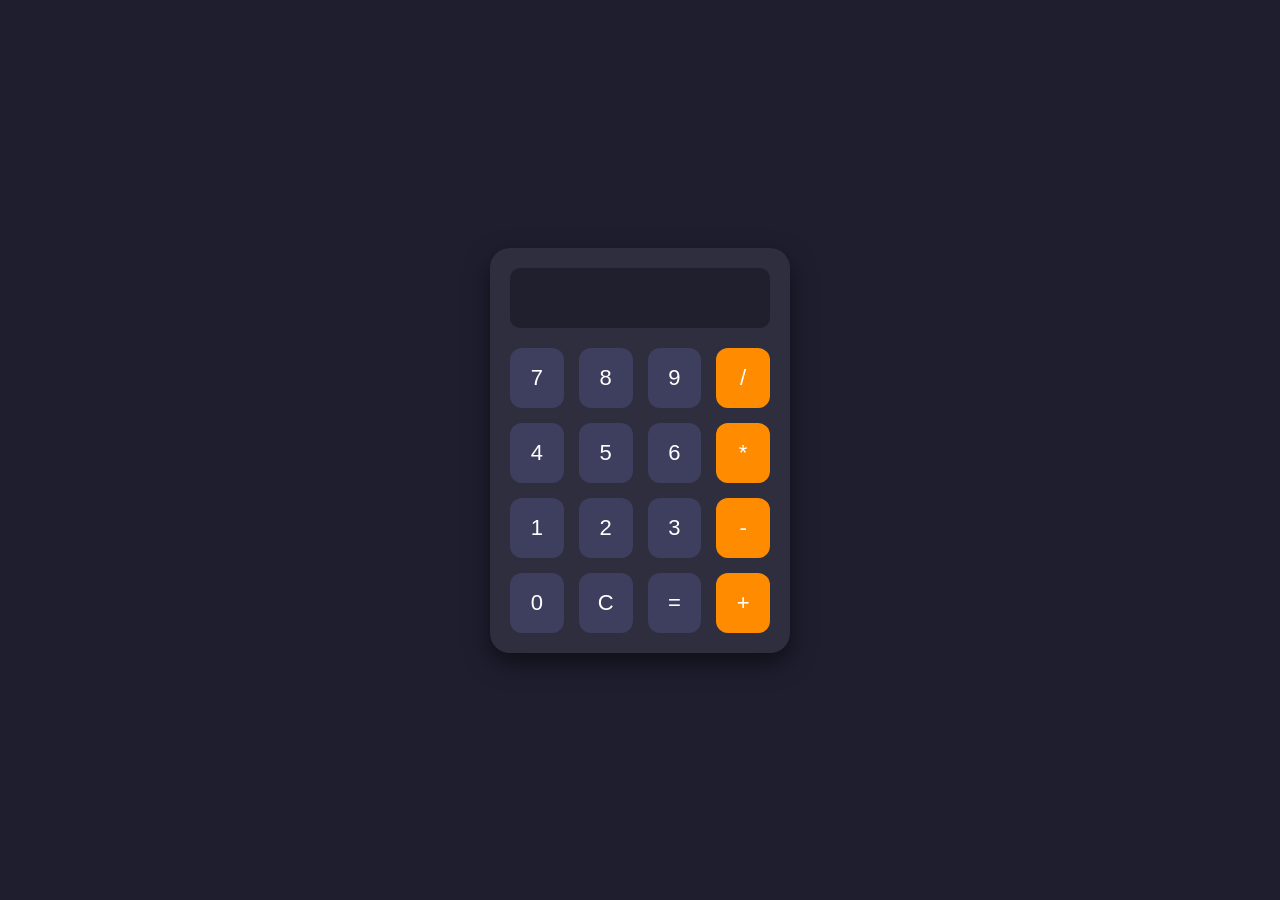
<file: Calculator_Task1/index.html>
<!DOCTYPE html>
<html lang="en">
<head>
    <meta charset="UTF-8">
    <meta name="viewport" content="width=device-width, initial-scale=1.0">
    <link rel="stylesheet" href="style.css">
    <title>Document</title>
</head>
<body>
    
   <div class="calculator">
    <input type="text" id="display" disabled />
    <div class="buttons">
      <button>7</button>
      <button>8</button>
      <button>9</button>
      <button class="operator">/</button>
      <button>4</button>
      <button>5</button>
      <button>6</button>
      <button class="operator">*</button>
      <button>1</button>
      <button>2</button>
      <button>3</button>
      <button class="operator">-</button>
      <button>0</button>
      <button class="clear">C</button>
      <button class="equals">=</button>
      <button class="operator">+</button>
     
    </div>
  </div>

  <script src="script.js"></script>
</body>
</html>
</file>
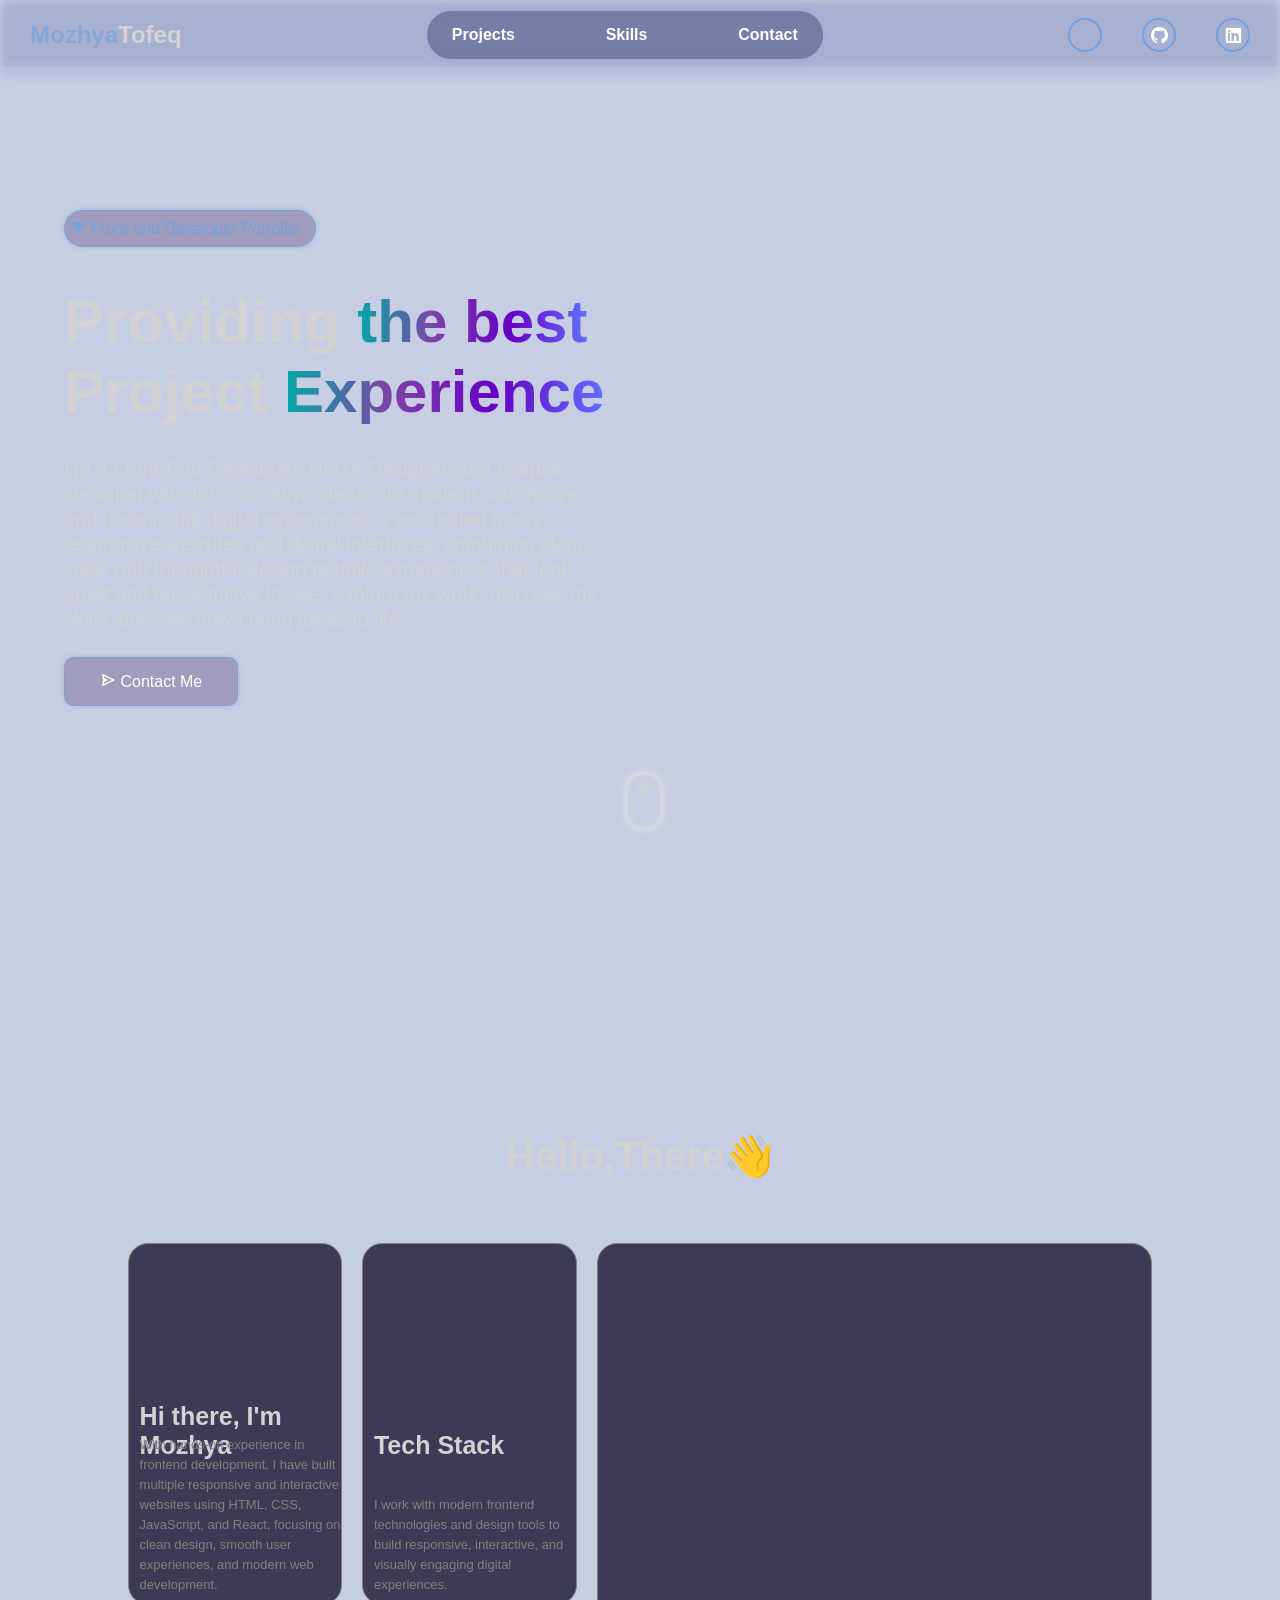
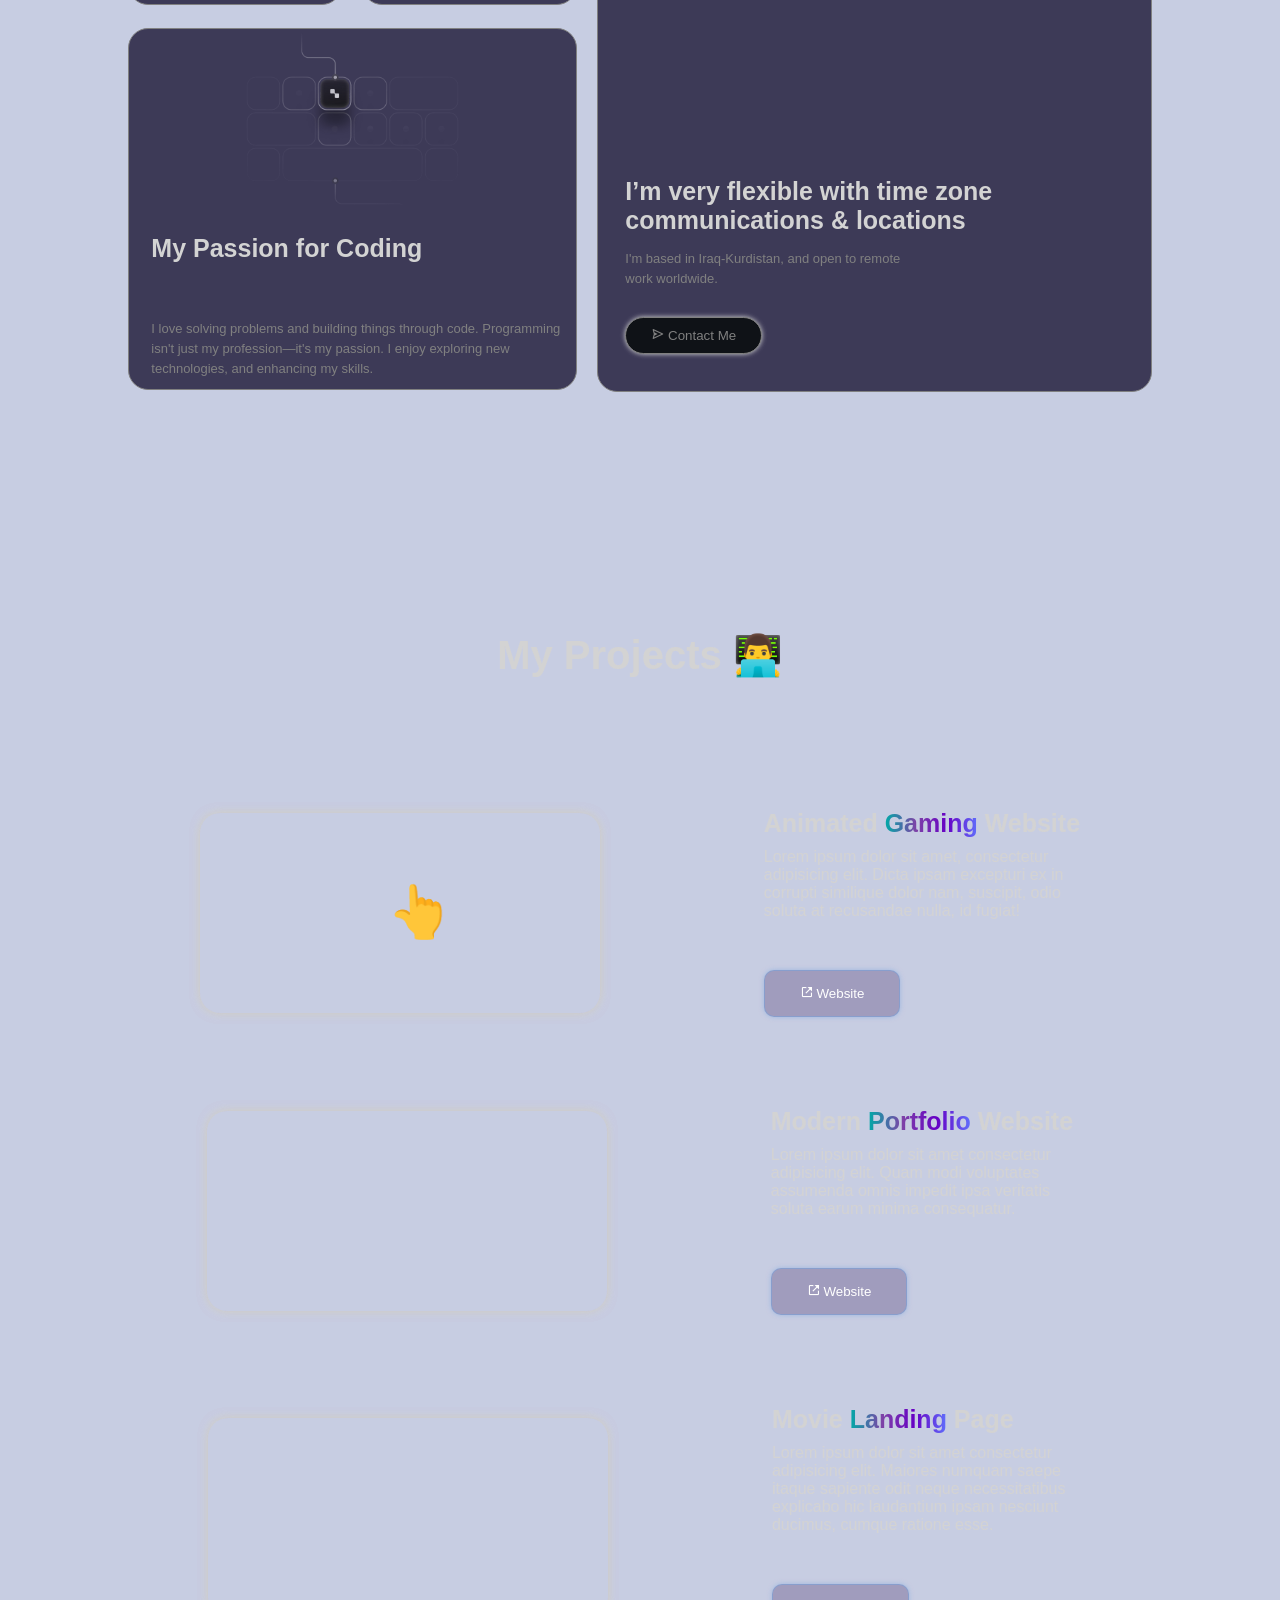
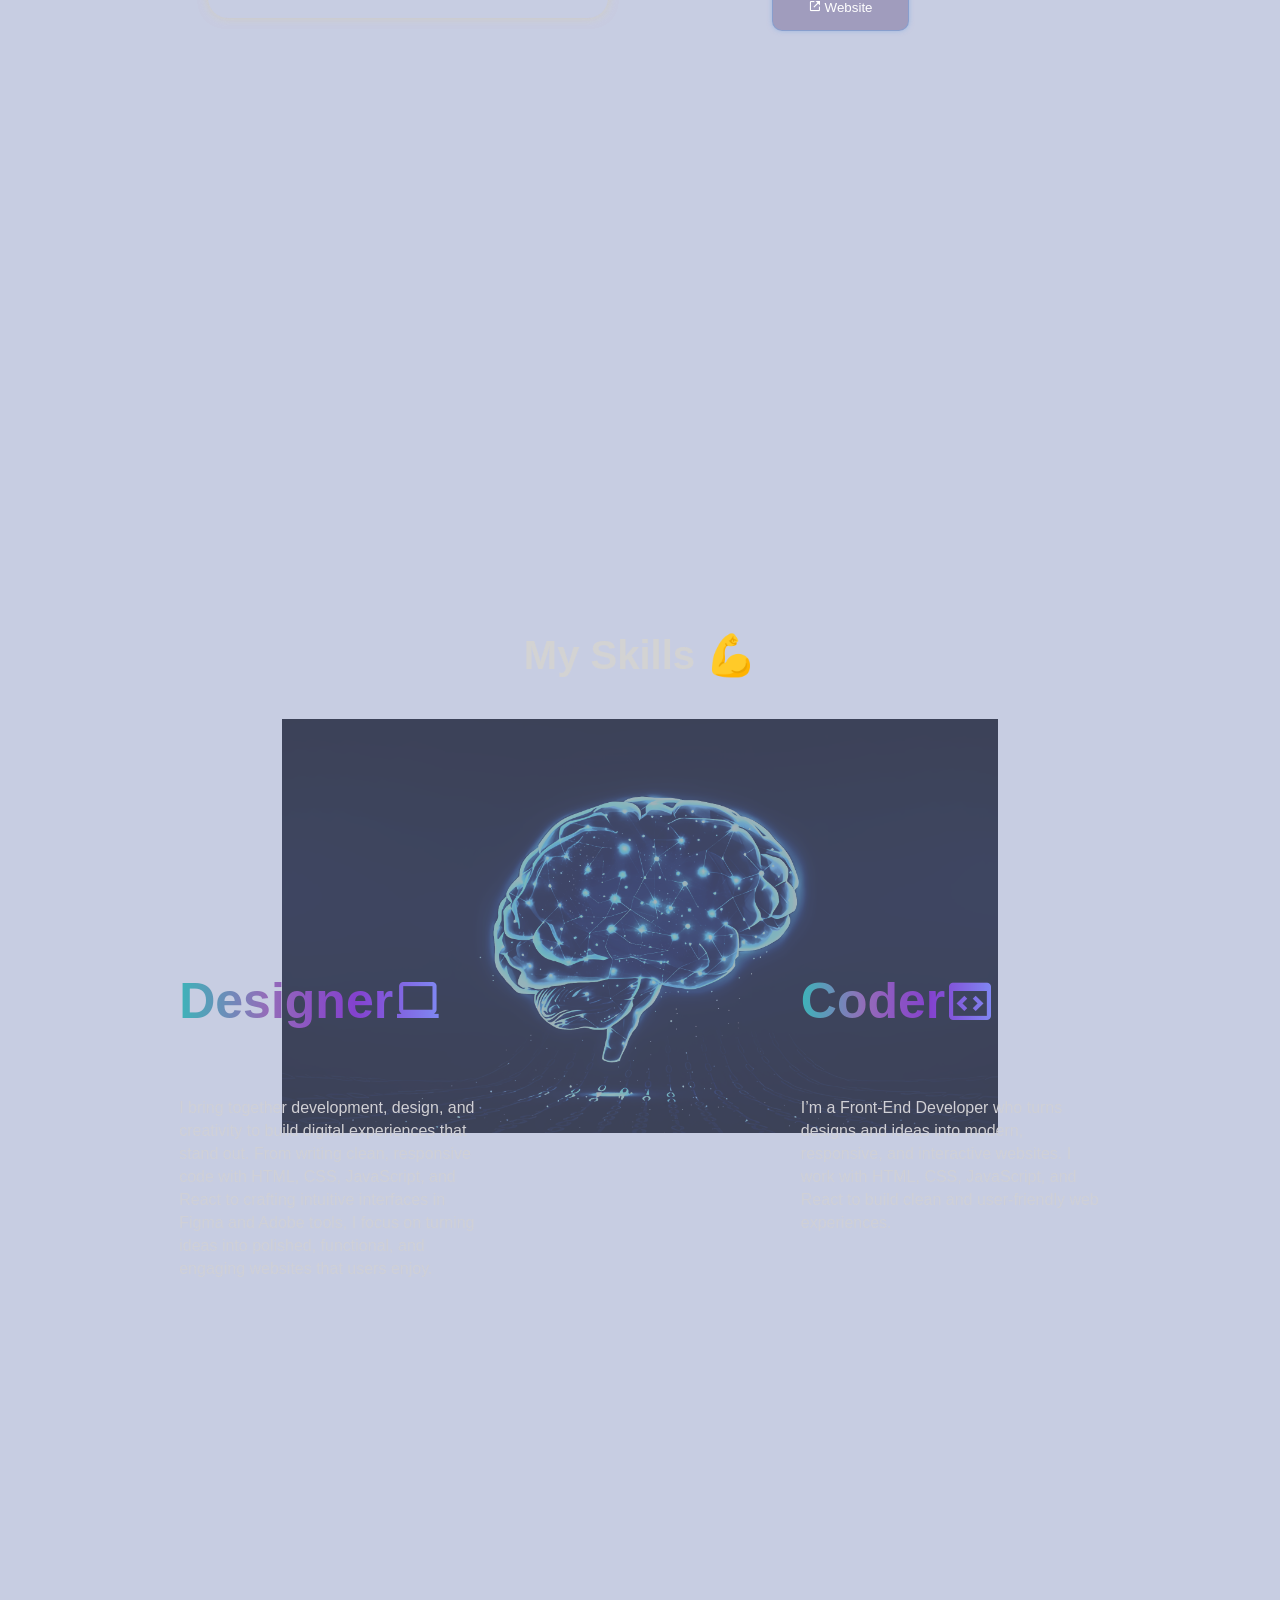
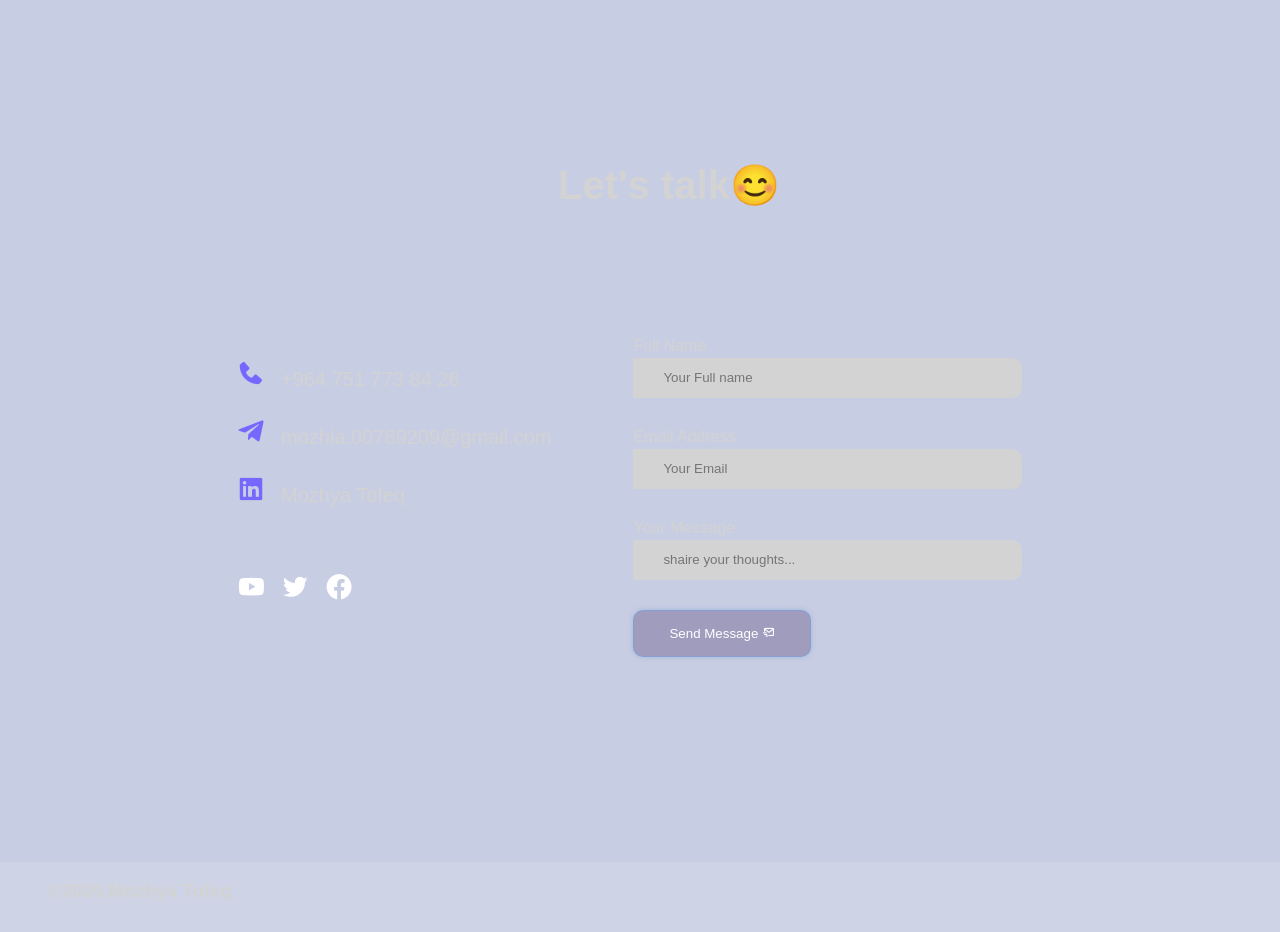
<file: Animated-Portfolio-Task3/Animated-Portfolio-main/index.html>
<!DOCTYPE html>
<html lang="en">
<head>
    <meta charset="UTF-8">
    <meta name="viewport" content="width=device-width, initial-scale=1.0">
    <title>Mozhya</title>
    <link rel="stylesheet" href="style.css">
    <link href='https://unpkg.com/boxicons@2.1.4/css/boxicons.min.css' rel='stylesheet'>
    <link rel="stylesheet" href="https://unpkg.com/aos@next/dist/aos.css" />
</head>
<body>
    <div class="container">
        <video class="back-vid" autoplay loop muted plays-inline src="videos/galaxy.mp4"></video>



        <header data-aos="fade-down" data-aos-duration="2000">
            <div class="left">
                <!--<img src="#" alt="logo">-->
                <h2><span style="color: #72a1dea2;">Mozhya</span>Tofeq</h2>
            </div>
            

            <ul>
                <li><a href="#projects">Projects</a></li>
                <li><a href="#skills">Skills</a></li>
                <li><a href="#contact">Contact</a></li>
            </ul>

            <div class="box-icons">
                <a href="https://t.me/+964751 773 84 26"><i class="bi bi-whatsapp"></i></a>
                <a href="https://github.com/Mozhya"><i   class='bx bxl-github'></i></a>
                <a href="https://www.linkedin.com/in/mozhya-tofeq-6a7831330/"> <i class='bx bxl-linkedin-square'></i></a>
            </div>

            <div class="menu-icon">
                <i class='bx bx-menu'></i>
            </div>            
        </header>
        <div class="sidebar">
            <div class="close-icon">
                <i class='bx bx-x'></i>
            </div>
            
            <ul>
                <li><a href="#">Home</a></li>
                <li><a href="#">About</a></li>
                <li><a href="#">Skills</a></li>
                <li><a href="#">Projects</a></li>
            </ul>

            <div class="social-sidebar">
                <a href="https://wa.me/0751 773 84 26"><i class="bi bi-whatsapp"></i></a>
                <a href="https://github.com/Mozhya"><i class='bx bxl-github'></i></a>
                <a href="https://www.linkedin.com/in/mozhya-tofeq-6a7831330/"><i class='bx bxl-linkedin-square'></i></a>
            </div>
        </div>

        <div class="blackhole-box" data-aos="fade-down" data-aos-duration="2000">
            <video autoplay loop muted plays-inline src="videos/blackhole.mp4"></video>
        </div>

        <section class="hero " id="hero">
            <div class="hero-info autoBlur" data-aos="fade-right" data-aos-duration="1000">
                <div class="hero-info-title" >
                    <i class='bx bxl-sketch'></i>
                    Front-end Developer Portofilo
                </div>

                <h1 data-aos="fade-right" data-aos-duration="3000">Providing <span class="gradient">the best</span> Project <span class="gradient">Experience</span></h1>

                <p>I’m a Front-End Developer, UI/UX Designer, and Graphic Designer who turns creative ideas into modern, interactive, and meaningful digital experiences. I’ve created many responsive websites and digital interfaces, combining clean code with thoughtful design to build experiences that look great and feel intuitive to use. Explore my work, discover my skills, and see how I bring ideas to life.
</p>

                <a href="#contact"><i class='bx bx-send' ></i> Contact Me</a>
            </div>
            
            <div class="skills-video-box " >
                <video class="skills-video autoBlur" autoplay loop muted plays-inline src="videos/hero-video.mp4"></video>
            </div>
        
            <div class="scroll-down"></div>
        </section>

        <section class="info-section" id="">
            <h1 class="section-title autoDisplay">Hello,There👋</h1>
            <div class="info-cards">
                <div class="card ">
                    <h1>Hi there, I'm Mozhya</h1>
                    <p>With hands-on experience in frontend development, I have built multiple responsive and interactive websites using HTML, CSS, JavaScript, and React, focusing on clean design, smooth user experiences, and modern web development.
</p>
                
                   
                </div>

                <div class="card">
                    <h1>Tech Stack</h1>
                    <p>I work with modern frontend technologies and design tools to build responsive, interactive, and visually engaging digital experiences.
</p>
                
                </div>

                <div class="card">
                    <h1>I’m very flexible with time zone communications & locations</h1>
                    <p>I'm based in Iraq-Kurdistan, and open to remote work worldwide.</p>
                
                    <video src="videos/glob.mp4" autoplay loop muted plays-inline></video>

                    <button><i class='bx bx-send'></i> Contact Me</button>
                </div>

                <div class="card">
                    <h1>My Passion for Coding</h1>
                    <p>I love solving problems and building things through code. Programming isn't just my profession—it's my passion. I enjoy exploring new technologies, and enhancing my skills.</p>
                
                    <img src="images/grid4.png" alt="">
                </div>
            </div>
        </seaction>

        <section class="project-section" id="projects" >
            <h1 class="section-title autoDisplay">My Projects 👨‍💻</h1>
            <div class="project-card">
                <div class="project-vidbox autoBlur" >
                    <video loop id="projectVideo1" src="videos/project2.mp4"></video>
                    <div class="hover-sign"></div>
                </div>
                <div class="project-info fadein-left">
                    <h1>Animated <span class="gradient">Gaming</span> Website</h1>
                    <p>Lorem ipsum dolor sit amet, consectetur adipisicing elit. Dicta ipsam excepturi ex in corrupti similique dolor nam, suscipit, odio soluta at recusandae nulla, id fugiat!</p>
                    <button><i class='bx bx-link-external' ></i> Website</button>
            </div>
            </div>

            <div class="project-card">
                <div class="project-vidbox autoBlur">
                    <video loop id="projectVideo2" src="videos/project2.mp4"></video>
                </div>
                <div class="project-info fadein-left">
                    <h1> Modern <span class="gradient">Portfolio</span> Website </h1>
                    <p>Lorem ipsum dolor sit amet consectetur adipisicing elit. Quam modi voluptates assumenda omnis impedit ipsa veritatis soluta earum minima consequatur.</p>
                    <button><i class='bx bx-link-external' ></i> Website</button>
                </div>
            </div>

            <div class="project-card">
                <div class="project-vidbox autoBlur">
                    <video loop id="projectVideo3" src="videos/project2.mp4"></video>
                </div>
                
                <div class="project-info fadein-left">
                    <h1>Movie <span class="gradient">Landing</span>  Page</h1>
                    <p>Lorem ipsum dolor sit amet consectetur adipisicing elit. Maiores numquam saepe itaque sapiente odit neque necessitatibus explicabo hic laudantium ipsam nesciunt ducimus, cumque ratione esse.</p>
                    <button><i class='bx bx-link-external' ></i> Website</button>
                </div>
            </div>
        </section>

        
        <section class="skills-section" id="skills">
            <h1 class="section-title autoDisplay">
                My Skills 💪
            </h1>
            <div class="skills-box autoDisplay">
                <img class="skills-image" src="images/digital brain (2).png" alt="">
                <div class="Designer">
                    <h1 class="gradient">Designer <i class='bx bx-laptop'></i></h1>
                    <p>I bring together development, design, and creativity to build digital experiences that stand out. From writing clean, responsive code with HTML, CSS, JavaScript, and React to crafting intuitive interfaces in Figma and Adobe tools, I focus on turning ideas into polished, functional, and engaging websites that users enjoy.
</p>    
                </div>
                
                <div class="coder">
                    <h1 class="gradient">Coder <i class='bx bx-code-block' ></i></h1>
                    <p>

I’m a Front-End Developer who turns designs and ideas into modern, responsive, and interactive websites. I work with HTML, CSS, JavaScript, and React to build clean and user-friendly web experiences.
</p>
                </div>

                <div class="slider" reverse="true" style="
                --width: 100px;
                --height: 100px;
                --quantity: 9;
                ">
                    <div class="list">
                        <div class="item" style="--position: 1"><img src="images/1.png" alt=""></div>
                        <div class="item" style="--position: 2"><img src="images/2.png" alt=""></div>
                        <div class="item" style="--position: 3"><img src="images/3.webp" alt=""></div>
                        <div class="item" style="--position: 4"><img src="images/4.webp" alt=""></div>
                        <div class="item" style="--position: 5"><img src="images/5.png" alt=""></div>
                        <div class="item" style="--position: 6"><img src="images/6.png" alt=""></div>
                        <div class="item" style="--position: 7"><img src="images/7.png" alt=""></div>
                        <div class="item" style="--position: 8"><img src="images/8.png" alt=""></div>
                        <div class="item" style="--position: 9"><img src="images/10.png" alt=""></div>
                    </div>
                </div>
            </div>
        </section>

            <section class="contact-section" id="contact">
            <h1 class="section-title autoDisplay">Let's talk😊</h1>

                <div class="social-box autoBlur">
                <a href="#"><i class='bx bxs-phone'></i> +964 751 773 84 26</a>
                <a href="#"><i class='bx bxl-telegram' ></i> mozhia.00789209@gmail.com</a>
                <a href="https://www.linkedin.com/in/mozhya-tofiq-b85005369/"><i class='bx bxl-linkedin-square' ></i> Mozhya Tofeq</a>
                <div class="social-icons">
                    <a href="#"><i class='bx bxl-youtube' ></i></a>
                    <a href="#"><i class='bx bxl-twitter' ></i></a>
                    <a href="#"><i class='bx bxl-facebook-circle' ></i></a>
                </div>
            </div>

            <div class="contact-box autoBlur">
               
                <p>Full Name</p>
                <input placeholder="Your Full name" type="full name">

                <p>Email Address</p>
                <input placeholder="Your Email" type="Contact">

                <p>Your Message</p>
                <input  class="input-message" type="contact" placeholder="shaire your thoughts...">

                <button>Send Message <i class='bx bx-mail-send'></i></button>
            </div>
        
        </section> 

        <section class="footer">
            <h1>©️2026,Mozhya Tofeq</h1>
          <!--  <div class="box-icons">
                <p><i class='bx bxl-youtube'></i></p>
                <p><i class='bx bxl-github'></i></p>
                <p><i class='bx bxl-linkedin-square'></i></p>
            </div>-->
        </section>

        
    </div>
    <script src="app.js"></script>
    <script src="https://unpkg.com/aos@next/dist/aos.js"></script>
    <script >
      AOS.init();
    </script>
</body>
</html>
</file>
<file: Calculator_Task1/style.css>
* {
  margin: 0;
  padding: 0;
  box-sizing: border-box;
}

body {
  height: 100vh;
  background: #1e1e2f;
  display: flex;
  justify-content: center;
  align-items: center;
  font-family: 'Segoe UI', Tahoma, Geneva, Verdana, sans-serif;
}

.calculator {
  width: 300px;
  background: #2e2e3e;
  padding: 20px;
  border-radius: 20px;
  box-shadow: 0 10px 25px rgba(0, 0, 0, 0.5);
}

#display {
  width: 100%;
  height: 60px;
  background: #1f1f2e;
  color: #fff;
  border: none;
  border-radius: 10px;
  font-size: 28px;
  padding: 0 10px;
  margin-bottom: 20px;
  text-align: right;
  outline: none;
}

.buttons {
  display: grid;
  grid-template-columns: repeat(4, 1fr);
  gap: 15px;
}

button {
  height: 60px;
  font-size: 22px;
  border: none;
  border-radius: 12px;
  background: #3e3e5e;
  color: white;
  cursor: pointer;
  transition: background 0.2s;
}

button:hover {
  background: #5e5e8e;
}

button:active {
  transform: scale(0.98);
}

button:nth-child(4n) {
  background-color: #ff8c00; /* Operator buttons */
}

button:nth-child(4n):hover {
  background-color: #ffa733;
}
</file>
<file: Animated-Portfolio-Task3/Animated-Portfolio-main/style.css>
body{
    margin: 0;
    padding: 0;
    font-family: Arial, Helvetica, sans-serif;
    color: lightgray;
}

html{
    scroll-behavior: smooth;
}

.container{
    position: relative;
    width: 100%;
    height: 100%;
    display: flex;
    flex-direction: column;
    align-items: center;
    gap: 100px;
    background-color: #001f7c38;
}


.back-vid{
    position: fixed;
    right: 0;
    bottom: 0;
    z-index: -1;
    mix-blend-mode:overlay;
}


header{
    display: flex;
    position: absolute;
    top: 0;
    right: 0;
    left: 0;
    align-items: center;
    justify-content: space-between;
    padding: 0 30px;
    height: 70px;
    background-color: rgba(255, 255, 255, 0.121);
    backdrop-filter: blur(5px);
    box-shadow: 0 0 15px #72a1dea2;
    z-index: 999;
}

.left{
    display: flex;
    align-items: center;
}

.left img{
    width: 40px;
    margin: 0 15px;
}


header ul{
    display: flex;
    justify-content: space-between;
    width: 30%;
    padding: 15px 15px;
    border-radius: 50px;
    background-color: rgba(0, 0, 69, 0.326);
    backdrop-filter: blur(10px);
    box-shadow: 0 0 10px #72a1de63;
}

header ul li{
    list-style: none;
}

header ul a{
    text-decoration: none;
    color: white;
    font-weight: 700;
    transition: 0.3s;
    margin: 0 10px;
}

header ul a:hover{
    text-shadow: 0 0 15px black;
}

.box-icons{
    display: flex;
    gap: 40px;
}

.box-icons a{
    display: flex;
    align-items: center;
    justify-content: center;
    font-size: 20px;
    width: 30px;
    height: 30px;
    border: 2px solid #72a1de;
    border-radius: 50%;
    cursor: pointer;
    transition: 0.5s;
    text-decoration:none;
    color:white;
}

.box-icons p:hover{
    background-color: #72a1de;
    color: black;
    box-shadow: 0 0 15px #72a1de;
}

.blackhole-box{
    position: absolute;
    top: 0;
    width: 100%;
    display: flex;
    justify-content: center;
    z-index: -1;
    mix-blend-mode: lighten;
  }
  
.blackhole-box video{
    width: 100%;
    margin-top: -23.5%;
}

.hero{
    position: relative;
    display: flex;
    width: 100%;
    height: 100vh;
    align-items: center;
    justify-content: space-between;
}

.hero-info{
    position: absolute;
    left: 5%;
}

.hero-info .hero-info-title{
    color: #72a1de;
    padding: 8px 5px;
    border-radius: 50px;
    border: 1px solid #72a1de94;
    width: 240px;
    background-color: #2200493d;
    box-shadow: 0 0 5px #72a1de84;
}

.hero-info h1{
    font-size: 60px;
    max-width: 600px;
    font-weight: 700;
    line-height: 70px;
    margin-top: 40px;
    margin-bottom: 30px;
}

.hero-info p{
    max-width: 550px;
    line-height: 25px;
    margin-bottom: 40px;
    font-size: 20px;
}

.hero-info a{
    color: white;
    padding: 15px 35px;
    border-radius: 10px;
    border: 1px solid #72a1de81;
    background-color: #2200493d;
    box-shadow: 0 0 5px #72a1de81;
    cursor: pointer;
    transition: 0.3s;
    text-decoration:none;
}

.hero-info button:hover{
    box-shadow: 0 0 15px #72a1de81;
}

/* Gradient Animation */
.gradient{
    background: linear-gradient(to right,#00aaa7, #7e42a7, #6600c5, #6070fd,#2a46ff, #0099ff, #008ead);
    background-size: 200%;
    background-clip: text;
    -webkit-background-clip: text;
    -webkit-text-fill-color: transparent;
    animation: animate-gradient 2.5s linear infinite;
}
@keyframes animate-gradient {
    to{
        background-position: 200%;
    }
}

.skills-video-box{
    position: absolute;
    right: 3%;
}

.skills-video{
    height: 900px;
    mix-blend-mode:lighten;
}


.scroll-down {
    height: 50px;
    width: 30px;
    border: 2px solid lightgray;
    position: absolute;
    left: 49%;
    bottom: 8%;
    border-radius: 50px;
    cursor: pointer;
    box-shadow: 0 0 10px rgba(255, 255, 255, 0.626);
  }
  .scroll-down::before,
  .scroll-down::after {
    content: "";
    position: absolute;
    top: 20%;
    left: 50%;
    height: 10px;
    width: 10px;
    transform: translate(-50%, -100%) rotate(45deg);
    border: 2px solid lightgray;
    border-top: transparent;
    border-left: transparent;
    animation: scroll-down 2s ease-in-out infinite;
  }
  .scroll-down::before {
    top: 30%;
    animation-delay: 0.5s;
    /* animation: scroll-down 1s ease-in-out infinite; */
  }
  
  @keyframes scroll-down {
    0% {
      /* top:20%; */
      opacity: 0;
    }
    30% {
      opacity: 1;
    }
    60% {
      opacity: 1;
    }
    100% {
      top: 90%;
      opacity: 0;
    }
  }




.info-section{
    display: flex;
    align-items: center;
    flex-direction: column;
    width: 80%;
    margin-top: 100px;
}

.section-title{
    font-size: 40px;
    font-weight: 700;
}

.info-cards{
    display: grid;
    grid-template-columns: auto auto auto;
    gap: 20px;
    width: 100%;
    height: 100%;
    margin-top: 30px;
}

.card{
    display: flex;
    align-items:flex-start;
    justify-content: center;
    position: relative;
    width: auto;
    height: 40vh;
    overflow: hidden;
    border: 1px solid gray;
    background-color: #080020b7;
    border-radius: 20px;
    transition: 0.5s;
}

.card h1{
    position: absolute;
    margin: 0;
    bottom: 40%;
    left: 5%;
    font-size: 25px;
    z-index: 1;
    color: lightgray;
}

.card p{
    position: absolute;
    bottom: -1%;
    left: 5%;
    z-index: 1;
    max-width: 300px;
    color: gray;
    font-size: 13px;
    line-height: 20px;
}

.card img{
    width: 80%;
    height: 50%;
    object-fit: cover;
}

.card video{
    margin-top: 10%;
    width: 70%;
    height: 50%;
    object-fit: cover;
    mix-blend-mode: lighten;
}

.card button{
    position: absolute;
    bottom: 5%;
    left: 5%;
    padding: 10px 25px;
    border: 1px solid gray;
    background-color: #0f1217;
    color: gray;
    border-radius: 20px;
    box-shadow: 0 0 5px lightgray;
    cursor: pointer;
    transition: 0.3s;
}

.card button:hover{
    box-shadow: 0 0 15px lightgray;
    opacity: 0.7;
}

.card:hover{
    box-shadow: 0 0 15px rgb(211, 211, 211);
}

.card:nth-child(3){
    grid-row: span 2;
    height: 83vh;
}

.card:nth-child(3) p{
    bottom: 12%;
}

.card:nth-child(3) h1{
    bottom: 21%;
}

.card:nth-child(4){
    grid-column: span 2;
}

.card:nth-child(4) p{
    max-width: 650px;
}

.card:nth-child(4) h1{
    bottom: 35%;
}



.project-section{
    display: flex;
    flex-direction: column;
    gap: 10%;
    align-items: center;
    position: relative;
    width: 80%;
    height: 100vh;
    margin-top: 200px;
    margin-bottom: 700px;
}

.project-card {
    display: flex;
    width: 100%;
    height: 40%;
    align-items: center;
    gap: 10%;
    justify-content: center;
}

.project-vidbox{
    display: flex;
    align-items: center;
    justify-content: center;
    width: 50%;
    mix-blend-mode:exclusion;
    position: relative;
    cursor: pointer;
    transition: 0.5s;
    min-width: 400px;

}

.project-vidbox video{
    object-fit: cover;
    width: 100%;
    box-shadow: 0 0 10px lightgray;
    border-radius: 20px;
    transition: 0.5s;
}

.project-card video:hover{
    box-shadow: 0 0 25px rgb(255, 255, 255);
}

.project-info{
    display: flex;
    flex-direction: column;
    align-items: start;
    justify-content: center;
    width: 50%;
    padding-left: 10%;
}

.project-info h1{
    width: 90%;
    font-size: 25px;
    font-weight: bold;
    text-wrap: nowrap;
    margin-top: 0;
    margin-bottom: 10px;
    max-width: 450px;
}

.project-info p{
    width: 90%;
    max-width: 400px;
    min-width: 300px;
    margin-bottom: 50px;
    margin-top: 0;
}

.project-info button{
    color: white;
    padding: 15px 35px;
    border-radius: 10px;
    border: 1px solid #72a1de81;
    background-color: #2200493d;
    box-shadow: 0 0 5px #72a1de81;
    cursor: pointer;
    transition: 0.3s;
}

.project-info button:hover{
    opacity: 0.8;
    box-shadow: 0 0 15px #72a1de81;
}

.project-vidbox .hover-sign{
    position: absolute;
    display: flex;
    align-items: center;
    justify-content: center;
    width: 30%;
    height: 100px;
}

.hover-sign::before,
.hover-sign::after {
    content: "👆";
    text-align: center;
    position: absolute;
    font-size: 50px;
    top: 20%;
    left: 40%;
    border-radius: 40px;
    animation: hover-animation 4s ease-in-out infinite;

}

.hover-sign.active{
    display: none;
}

@keyframes hover-animation {
  0% {
    /* top:20%; */
    box-shadow: 0 0 5px rgb(255, 255, 255);
    transform: translate(100%, 50%) rotate(30deg);
  }

  100% {
    box-shadow: 0 0 5px rgb(255, 255, 255);
    transform: translateX(80%, 80%) rotate(20deg);
  }
}




/* Skills section */
.skills-section{
    display: flex;
    flex-direction: column;
    align-items: center;
    position: relative;
}

.skills-box{
    width: 100%;
    height: 90vh;
    position: relative;
    display: flex;
    align-items: start;
    justify-content: center;
    mix-blend-mode:lighten;
    opacity: 0.7;
}

.skills-image{
    width: 70%;
    mix-blend-mode:difference;
}

.Designer{
    position: absolute;
    display: flex;
    flex-direction: column;
    align-items: start;
    top: 25%;
    left: 5%;
    max-width: 300px;
}

.Designer h1{
    font-size: 50px;
    display: flex;
    align-items: center;
}

.Designer p{
    line-height: 23px;
}


.coder{
    position: absolute;
    display: flex;
    flex-direction: column;
    align-items: start;
    top: 25%;
    right: 5%;
    max-width: 300px;
}

.coder h1{
    font-size: 50px;
    display: flex;
    align-items: center;
}

.coder p{
    line-height: 23px;
}



.coder-text{

    font-size: 50px;
}

/* SLIDER  */

.slider{
    position: absolute;
    bottom: -10%;
    right: 20%;
    width: 60%;
    height: var(--height);
    overflow: hidden;
    mask-image: linear-gradient(
        to right,
        transparent,
        #000 10% 90%,
        transparent
    );
    mix-blend-mode:difference;
    opacity: 0.7;
}
.slider .list{
    display: flex;
    width: 100%;
    min-width: calc(var(--width) * var(--quantity));
    position: relative;
}
.slider .list .item{
    width: var(--width);
    height: var(--height);
    position: absolute;
    left: 100%;
    animation: autoRun 10s linear infinite;
    transition: filter 0.5s;
    animation-delay: calc( (10s / var(--quantity)) * (var(--position) - 1) - 10s)!important;
}
.slider .list .item img{
    width: 100%;
}
@keyframes autoRun{
    from{
        left: 100%;
    }to{
        left: calc(var(--width) * -1);
    }
}
.slider:hover .item{
    animation-play-state: paused!important;
    filter: grayscale(1);
}
.slider .item:hover{
    filter: grayscale(0);
}


  /* CONTACT SECTION */
.contact-section{
    width: 80%;
    height: 100vh;
    display: flex;
    justify-content: center;
    gap: 10%;
    align-items: center;
    position: relative;
    margin-top:10%;
   
    
}

.contact-section h1{
    position: absolute;
    left: 40%;
   top:10%;
   bottom:30%;
}

.social-box {
    display: flex;
    flex-direction: column;
    gap: 25px;
}

.social-box a{
    color: lightgray;
    text-decoration: none;
    font-size: 20px;
    text-wrap: nowrap;
}

.social-box i{
    color: #7668ff;
    font-size: 30px;
    margin-right: 10px;
}

.social-icons a i{
    color: white;
    margin-top: 40px;
}

.contact-box p{
    max-width: 400px;
    margin-top: 30px;
    margin-bottom: 3px;
} 

.contact-box input{
    padding: 7.5px 30px;
    background-color: lightgray;
    width: 80%;
    height: 25px;
    border: none;
    outline : none;
    border-top-right-radius: 10px;
    border-bottom-right-radius: 10px;
}

.contact-box button{
    margin-top: 30px;
    color: white;
    padding: 15px 35px;
    border-radius: 10px;
    border: 1px solid #72a1de81;
    background-color: #2200493d;
    box-shadow: 0 0 5px #72a1de81;
    cursor: pointer;
    transition: 0.3s;
}

.contact-box button:hover{
    opacity: 0.8;
    box-shadow: 0 0 15px #72a1de81;
}

.footer{
    display: flex;
    justify-content: space-between;
    position: absolute;
    bottom: 0;
    right: 0;
    left: 0;
    height: 70px;
    background-color: rgba(255, 255, 255, 0.121);
    z-index: 999;
    padding: 0 3rem;
}


/* BLUR EFFECT ANIMAION */

.autoBlur{
    animation: autoBlurAnimation linear both;
    animation-timeline: view();

}
@keyframes autoBlurAnimation{
    0%{
        filter: blur(40px);
    }
    35%,65%{
        filter: blur(0);
        opacity: 1;
    }
    100%{
        filter: blur(40px);
        opacity: 0;
    }
}


/* AUTO DISPLAY ANIMAION */
.autoDisplay{
    animation: autoDisplayAnimation both;
    animation-timeline: view();

}

@keyframes autoDisplayAnimation{
    from{
        filter: blur(10px);
        transform: translateY(-200px) scale(0);
    } 50%{
        opacity: 1;
        filter: blur(0px);
        transform: translateX(0) scale(1);
    }
}


/* FADEIN_LEFT */

.fadein-left{
    animation: fadeInLeftAnimation both;
    animation-timeline: view();
}

@keyframes fadeInLeftAnimation{
    0%{
        opacity: 0;
        transform: translateX(-500px) scale(0.2);
        filter: blur(10px);
    } 35%,65%{
        opacity: 1;
        transform: translateX(0) scale(1);
        filter: blur(0px);
    }100%{
        filter: blur(10px);
    }
}

/* Sidebar */

.menu-icon{
    font-size: 35px;
    cursor: pointer;
    display: none;
}


.sidebar{
    position: fixed;
    right: 0;
    top: 0;
    bottom: 70%;
    width: 0%;
    background-color: #000000b8;
    z-index: 999;
    box-shadow: 0 0 25px rgba(255, 255, 255, 0.479);
    backdrop-filter: blur(10px);
    opacity: 0;
    border-bottom-left-radius: 100%;
    
}

.close-icon{
    font-size: 50px;
    color: lightgray;
    padding-left: 10px;
    cursor: pointer;
}

.sidebar ul{
    padding-left: 20px;
}

.sidebar ul li{
    list-style: none;
    margin-bottom: 30px;
}

.sidebar ul li a{
    text-decoration: none;
    color: lightgray;
    font-size: 30px;
    font-weight: 900;
    text-shadow:0 0 15px #4c4c4c;
}

.social-sidebar{
    padding-left: 20px;
    margin-top: 60px;
    text-wrap: nowrap;
}

.social-sidebar a{
    font-size: 35px;
    padding: 5px 5px;
    cursor: pointer;
    transition: 0.5s;
}

/* Sidebar Open ANimation */
.sidebar.open-sidebar{
    animation: openSideBarAnimation 1.5s forwards;
}

@keyframes openSideBarAnimation {
    to{
        width: 80%;
        opacity: 1;
        bottom: 0;
        border-radius: 0;
    }
}

/* Sidebar close ANimation */

.sidebar.close-sidebar{
    animation: closeSideBarAnimation 1.5s forwards;
}

@keyframes closeSideBarAnimation {
    from{
        width: 80%;
        opacity: 1;
        bottom: 0;
        border-radius: 0;
    }
    to{
        width: 0;
        opacity: 0;
        bottom: 70%;
        border-bottom-left-radius: 50%;
    }
}






@media (max-aspect-ratio: 16/9){
    .back-vid{
        width: auto;
        height: 100%;
    }
}

@media (min-aspect-ratio: 16/9){
    .back-vid{
        width: 100%;
        height: auto;
    }
}


@media screen and (max-width: 1200px){
    .blackhole-box video{
        margin-top: -20%;
    }

    .hero-info h1{
        font-size: 40px;
        max-width: 400px;
        line-height: 40px;
    }

    .hero-info P{
        max-width: 300px;
    }

    .skills-video-box{
        right: 0%;
    }

    .skills-video-box video{
        height: 500px;
    }

    .info-cards{
        grid-template-columns: auto;
    }

    .card:nth-child(3){
        grid-column: span 2;
        height: 70vh;
    }

    .info-cards .card h1{
        font-size: 20px;
    }

    .info-cards .card:nth-child(3) h1{
        bottom: 25%;
    }

    .card video{
        height: 60%;

        margin-top: 5%;
    }

    .my-project{
        margin-bottom: 200px;
        scale: 0.8;
    }

    .contact-section .section-title {
        left: 30%;
    }
}

@media screen and (max-width: 700px){
    header {
        position: fixed;
        height: 50px;
    }

    header ul{
        display: none;
    }

    header .box-icons{
        display: none;
    }

    .menu-icon{
        display: inline;
    }

    .blackhole-box video {
        width: 100%;
        margin-top: -15%;
    }

    .autoBlur{
        animation: none;
    }
    
    .hero{
        flex-direction: column;
        top:0;
        bottom: 0;
        left: 0;
        right:0;
        
    }
    .hero-info{
        bottom: 5%;
    }

    .scroll-down{
        bottom: 5%;
    }

    .hero .skills-video-box{
        height: 200px;
        top: 5%;
    }



    .info-cards{
        grid-template-columns: auto;
    }

    .card:nth-child(3){
        grid-column: span 2;
        height: 70vh;
    }

    .card video{
        width: 100%;
    }
    
    .container{
        height: 100%;
    }

    .project-vidbox video{
        width: 250px;
        margin-left: -100px;
    }

    .project-info{
        overflow: hidden;
        padding-left: 0;
        margin-left: -50px;
    }

    .project-info h1{
        font-size: 20px;
        max-width: 200px;
        text-wrap: wrap;
    }

    .project-info p{
        font-size: 10px;
        text-wrap: wrap;
        max-width: 200px;
        min-width: 0;
    }

    .project-info button{
        padding: 5px 10px;
    }

    .my-project{
        margin-bottom: 600px;
    }

    .project-card{
        flex-direction: column;
        margin-left: 25%;
        gap: 30px;
    }
    
    .project-vidbox{
        min-width: 200px;
    }

    .project-info{
        width: 85%;
    }

    .project-info h1{
        text-wrap: nowrap;
    }

    .project-info p{
        max-width: 300px;
    }

    .Designer{
        top: 15%;
        left: 18%;
    }

    .Designer h1{
        margin-bottom: 0;
        margin-top: 70px;
    }

    .coder{
        top: 50%;
        left: 18%;
    }

    .coder h1{
        margin-bottom: 0;
    }

    .slider .list .item img{
        width: 70%;
    }

    .contact-section{
        flex-direction: column;
        margin-top: 100px;
        margin-bottom: 50px;
    }

    .footer{
        font-size: 10px;
    }

    .social-box{
        margin-left: -90px;
    }
}


@media screen and (max-width: 480px) {

    .hero .skills-video-box {
        display: none;
        
    }

    .blackhole-box {
        overflow: hidden;
    }

    .blackhole-box video {
        width: 140%;
        margin-top: -27%;

    }

    .left {
        scale: 0.9;
        margin-left: -30px;
    }

    .left h2 {
        font-size: 20px;
    }

    .hero {
        scale: 0.9;
    }

    .hero-info{
        bottom: 15%;
    }

    .hero-info h1{
        font-size: 35px;
    }

    .scroll-down{
        bottom: 15%;
        left: 60%;
    }

    .section-title {
        font-size: 25px;
    }

    .info-cards{
        display: flex;
        flex-direction: column;
    }

    .card {
        min-height: 20rem;
    }

    .card h1{
        bottom: 30%;
        font-size: 5px;
    }

    .project-card {
        height: 50%;
    }

    .project-info p{
        margin-bottom: 15px;
    }

    .project-info{
        margin-left: -80px;
    }

    .skills-box{
        height: 120vh;
        margin-right: 30px;
    }

    .slider{
        bottom: 0%;
    }

    .contact-section{
        scale: 0.9;
        height: 120vh;
    }

    .contact-section .section-title {
        top: -30px;
        left: 25%;
    }

    .footer{
        padding: 15px;
    }

    .footer h1{
        max-width: 150px;
    }

    .footer .box-icons{
        gap: 10px;
    }


}
</file>
